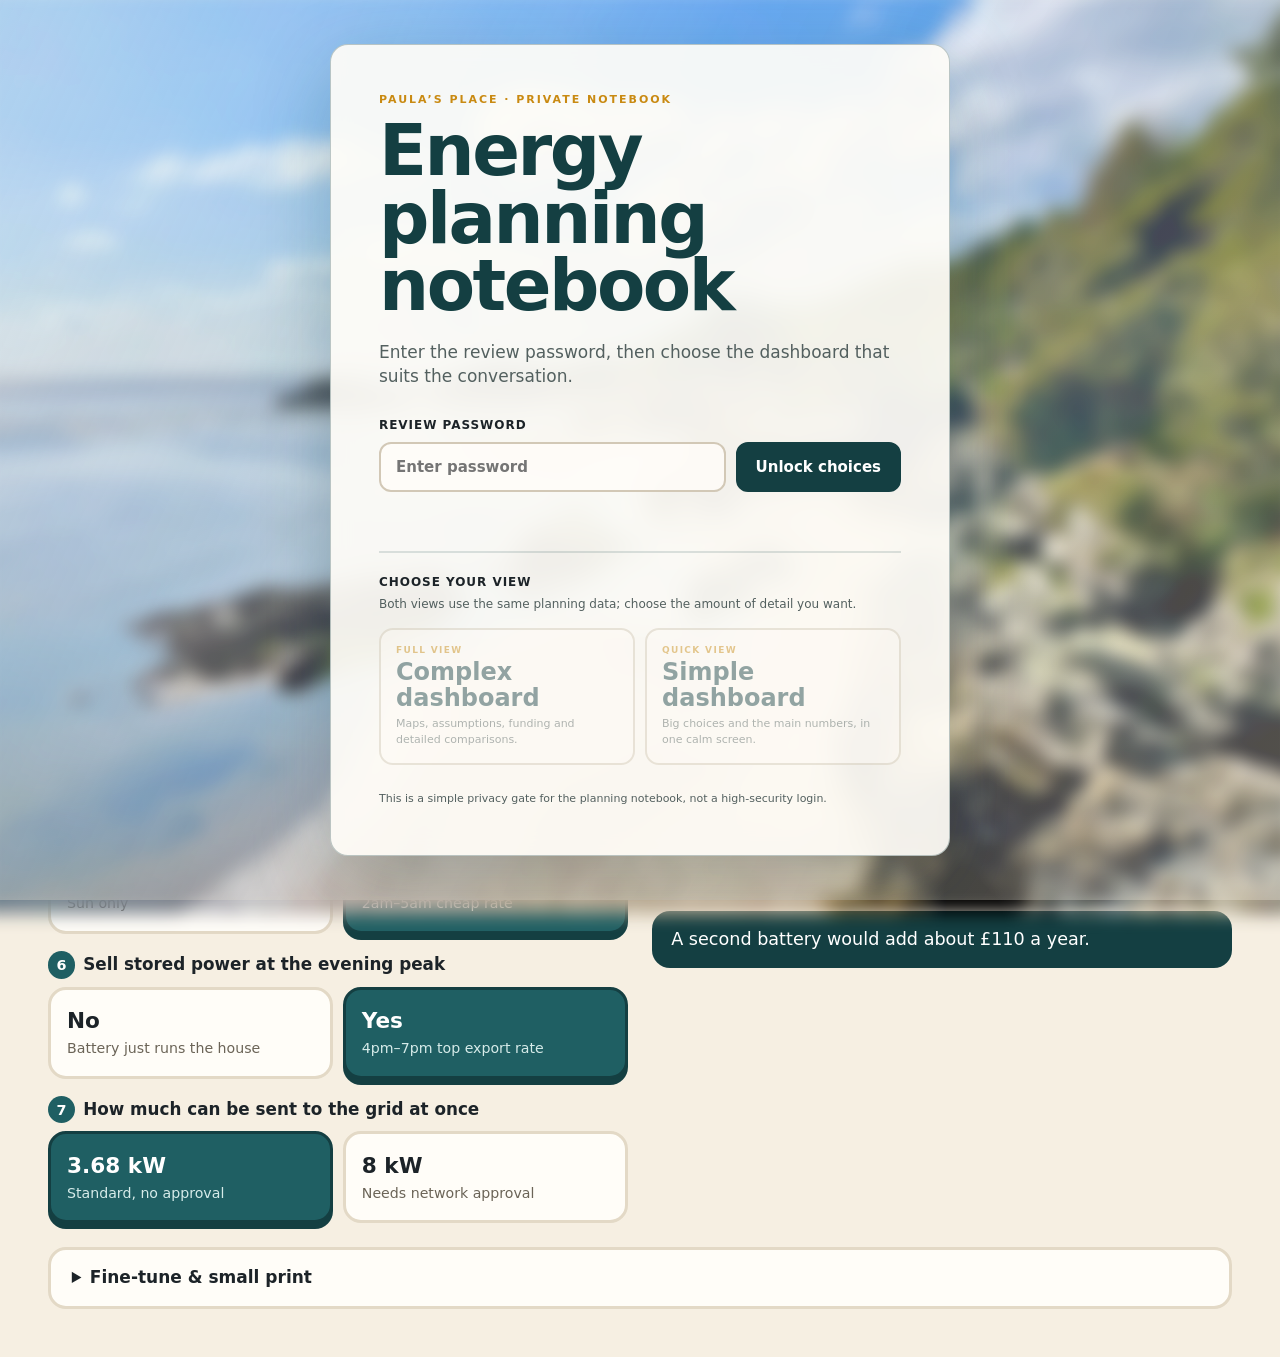
<file: simple/index.html>
<!doctype html>
<html lang="en-GB">
<head>
<meta charset="utf-8">
<meta name="viewport" content="width=device-width, initial-scale=1">
<title>Paula’s Place · Sun & savings</title>
<link rel="stylesheet" href="styles.css">
<script type="module" src="app.js"></script>
</head>
<body>
<div class="privacy-gate" id="privacy-gate" role="dialog" aria-modal="true" aria-labelledby="privacy-title">
  <div class="privacy-backdrop" aria-hidden="true"></div>
  <div class="privacy-wash" aria-hidden="true"></div>
  <section class="privacy-shell">
    <div class="privacy-panel">
      <p class="privacy-eyebrow">Paula’s Place · private notebook</p>
      <h1 id="privacy-title">Energy planning notebook</h1>
      <p class="privacy-intro">Enter the review password, then choose the dashboard that suits the conversation.</p>
      <form id="privacy-form">
        <label for="privacy-password">Review password</label>
        <div class="privacy-entry">
          <input id="privacy-password" name="password" type="password" autocomplete="off" spellcheck="false" placeholder="Enter password" required>
          <button type="submit">Unlock choices</button>
        </div>
        <p class="privacy-status" id="privacy-status" role="alert" aria-live="polite"></p>
      </form>
      <div class="privacy-choice" aria-labelledby="privacy-choice-title">
        <p class="privacy-choice-label" id="privacy-choice-title">Choose your view</p>
        <p class="privacy-choice-help">Both views use the same planning data; choose the amount of detail you want.</p>
        <div class="privacy-choice-links">
          <a class="privacy-choice-link" href="../" data-dashboard-route="complex" aria-disabled="true" tabindex="-1">
            <span class="privacy-choice-kicker">FULL VIEW</span>
            <strong>Complex dashboard</strong>
            <span>Maps, assumptions, funding and detailed comparisons.</span>
          </a>
          <a class="privacy-choice-link" href="./" data-dashboard-route="simple" aria-disabled="true" tabindex="-1">
            <span class="privacy-choice-kicker">QUICK VIEW</span>
            <strong>Simple dashboard</strong>
            <span>Big choices and the main numbers, in one calm screen.</span>
          </a>
        </div>
      </div>
      <p class="privacy-note">This is a simple privacy gate for the planning notebook, not a high-security login.</p>
    </div>
  </section>
</div>
<div id="dashboard-app" data-locked="true" aria-hidden="true">
<header class="top">
  <div>
    <h1>Paula’s Place</h1>
    <p>Tap the blocks. Watch the numbers change.</p>
  </div>
  <div class="top-actions">
    <a class="view-switch" href="../">Full view ↗</a>
    <button type="button" class="reset signout" data-signout>Back to sign-in</button>
    <button id="reset" class="reset">Start again</button>
  </div>
</header>

<main>
  <section class="choices" aria-label="Choices">
    <div class="group" data-key="panels">
      <h2><span class="num">1</span> Solar panels</h2>
      <div class="tiles">
        <button data-value="6"><b>6</b><small>Front roof only</small></button>
        <button data-value="10"><b>10</b><small>+ back</small></button>
        <button data-value="16"><b>16</b><small>+ back / ground</small></button>
        <button data-value="20"><b>20</b><small>+ back / ground</small></button>
      </div>
      <div class="stepper">
        <button id="pan-down" aria-label="One fewer panel">−</button>
        <output id="r-panels">10 panels</output>
        <button id="pan-up" aria-label="One more panel">+</button>
        <small id="r-kwp"></small>
      </div>
    </div>
    <div class="group" data-key="battery">
      <h2><span class="num">2</span> Battery</h2>
      <div class="tiles">
        <button data-value="0"><b>None</b><small>Panels only</small></button>
        <button data-value="16.08"><b>One</b><small>16 kWh</small></button>
        <button data-value="32.16"><b>Two</b><small>32 kWh</small></button>
      </div>
    </div>
    <div class="group" data-key="usage">
      <h2><span class="num">3</span> How much power the house uses</h2>
      <div class="tiles">
        <button data-value="5.6"><b>Light</b><small>5.6 kWh a day</small></button>
        <button data-value="8"><b>Normal</b><small>8 kWh a day</small></button>
        <button data-value="12"><b>Heavy</b><small>12 kWh a day</small></button>
      </div>
    </div>
    <div class="group" data-key="heat">
      <h2><span class="num">4</span> Heat pump</h2>
      <div class="tiles">
        <button data-value="off"><b>No</b><small>Keep current heating</small></button>
        <button data-value="on"><b>Yes</b><small>Adds ~3,000 kWh a year</small></button>
      </div>
    </div>
    <div class="group" data-key="night">
      <h2><span class="num">5</span> Fill battery with cheap night power</h2>
      <div class="tiles">
        <button data-value="off"><b>No</b><small>Sun only</small></button>
        <button data-value="on"><b>Yes</b><small>2am–5am cheap rate</small></button>
      </div>
    </div>
    <div class="group" data-key="peak">
      <h2><span class="num">6</span> Sell stored power at the evening peak</h2>
      <div class="tiles">
        <button data-value="off"><b>No</b><small>Battery just runs the house</small></button>
        <button data-value="on"><b>Yes</b><small>4pm–7pm top export rate</small></button>
      </div>
    </div>
    <div class="group" data-key="exportKw">
      <h2><span class="num">7</span> How much can be sent to the grid at once</h2>
      <div class="tiles">
        <button data-value="3.68"><b>3.68 kW</b><small>Standard, no approval</small></button>
        <button data-value="8"><b>8 kW</b><small>Needs network approval</small></button>
      </div>
    </div>
  </section>

  <section class="results" aria-live="polite">
    <div class="card bill"><span id="r-bill-label">Electricity bill per year</span><strong id="r-bill">–</strong><small id="r-bill-was">–</small></div>
    <div class="card save"><span>You save per year</span><strong id="r-save">–</strong><small id="r-export">–</small></div>
    <div class="card sun"><span>Power from the sun</span><strong id="r-sun">–</strong><div class="meter"><i id="r-sun-bar"></i></div></div>
    <div class="card pay"><span>Pays for itself in</span><strong id="r-pay">–</strong>
      <div class="budget"><button id="bud-down" aria-label="Lower budget">−</button><output id="r-budget">£5,000</output><button id="bud-up" aria-label="Raise budget">+</button></div>
      <small>Your all-in spend</small>
    </div>
    <div class="card months">
      <div class="months-head"><span>Month by month</span>
        <span class="key"><i class="k-sun"></i>Sun makes <i class="k-use"></i>House uses</span></div>
      <div id="chart" class="chart"></div>
    </div>
    <p id="tip" class="tip"></p>
  </section>

  <details class="more">
    <summary>Fine-tune & small print</summary>
    <div class="more-body">
      <label>Panel size <select id="f-watt"><option value="450">450 W</option><option value="500">500 W</option></select></label>
      <label>Budget £ <input id="f-budget" type="number" min="0" step="100"></label>
      <label>Heat pump electricity, kWh a year <input id="f-ashp" type="number" min="0" step="100"></label>
      <ul>
        <li>Built from 2021–2023 hourly solar data (PVGIS) and Octopus Flux prices from 15 September 2026. Prices change.</li>
        <li>The front roof fits about 6 panels (size guessed from the sale listing). Any more go on the back / ground area, which is treated as big enough. Nobody has measured it yet, and there's no shading survey.</li>
        <li>With the standard 3.68 kW export limit, sunny-day power that the house and battery can’t take is wasted. From about 14 panels upwards, that loss grows quickly: roughly 665 kWh a year at 20 panels. The 8 kW inverter itself only starts capping output beyond about 24 panels.</li>
        <li>Bills include the 68p/day standing charge. Savings compare the same house on Flux with no panels.</li>
        <li>Night charging and peak selling assume the system knows tomorrow’s weather perfectly, so they’re on the hopeful side.</li>
        <li>Peak selling keeps enough in the battery to run the house until 2am. Selling is capped by block 7: about 11 kWh over the 3 hours at 3.68 kW. At 8 kW, the battery’s assumed 5 kW output becomes the cap, at about 15 kWh.</li>
        <li>Heat pump savings on gas aren’t counted. Payback ignores repairs, finance and panel ageing.</li>
        <li>A planning guide, not a quote or an engineering design.</li>
      </ul>
    </div>
  </details>
</main>
<p id="status" class="status">Loading solar data…</p>
</div>
<script>
  (() => {
    const password = 'bemygirlxx';
    const gate = document.getElementById('privacy-gate');
    const dashboard = document.getElementById('dashboard-app');
    const form = document.getElementById('privacy-form');
    const field = document.getElementById('privacy-password');
    const status = document.getElementById('privacy-status');
    const choices = [...document.querySelectorAll('[data-dashboard-route]')];
    const signoutButtons = [...document.querySelectorAll('[data-signout]')];
    const storageKey = 'paulas-place-dashboard-unlocked';

    function unlock() {
      gate.hidden = true;
      dashboard.dataset.locked = 'false';
      dashboard.setAttribute('aria-hidden', 'false');
      sessionStorage.setItem(storageKey, 'yes');
    }

    function enableChoices() {
      sessionStorage.setItem(storageKey, 'yes');
      gate.classList.add('privacy-authenticated');
      status.textContent = 'Password accepted. Choose a dashboard.';
      choices.forEach(link => {
        link.removeAttribute('aria-disabled');
        link.removeAttribute('tabindex');
        link.classList.add('is-ready');
      });
      choices[0]?.focus();
    }

    if (sessionStorage.getItem(storageKey) === 'yes') unlock();

    form.addEventListener('submit', event => {
      event.preventDefault();
      if (field.value === password) {
        enableChoices();
        return;
      }
      status.textContent = 'That password does not match.';
      field.select();
      gate.classList.remove('privacy-shake');
      void gate.offsetWidth;
      gate.classList.add('privacy-shake');
    });

    choices.forEach(link => link.addEventListener('click', event => {
      if (link.getAttribute('aria-disabled') === 'true') {
        event.preventDefault();
        return;
      }
      if (link.dataset.dashboardRoute === 'simple') {
        event.preventDefault();
        unlock();
      }
    }));

    signoutButtons.forEach(button => button.addEventListener('click', () => {
      sessionStorage.removeItem(storageKey);
      window.location.reload();
    }));
  })();
</script>
</body>
</html>
</file>
<file: simple/styles.css>
:root {
  --sea: #1f5f63; --sea-dark: #143f42; --sand: #f6efe2; --paper: #fffdf8;
  --sun: #f2b233; --sun-dark: #c98a12; --slate: #3d4a52; --ink: #1c2328;
  --use: #6f8fa3; --line: #e3d9c6; --good: #2e8b57;
  --bad: #c62828; --win: #0fa34a; --win-dark: #0a7a37;
  --radius: 18px;
}
* { box-sizing: border-box; }
body {
  margin: 0; background: var(--sand); color: var(--ink);
  font: 17px/1.4 system-ui, -apple-system, "Segoe UI", Roboto, sans-serif;
}
button { font: inherit; cursor: pointer; }

.top {
  display: flex; justify-content: space-between; align-items: center; gap: 1rem;
  padding: 1.4rem clamp(1rem, 4vw, 3rem); background: var(--sea); color: #fff;
}
.top h1 { margin: 0; font-size: clamp(1.8rem, 4vw, 2.6rem); letter-spacing: -.02em; }
.top p { margin: .2rem 0 0; opacity: .85; font-size: 1.1rem; }
.reset {
  border: 2px solid #fff; background: transparent; color: #fff;
  padding: .7rem 1.2rem; border-radius: 999px; font-weight: 700;
}
.reset:hover { background: #fff; color: var(--sea); }
.top-actions { display: flex; align-items: center; justify-content: flex-end; flex-wrap: wrap; gap: .65rem; }
.view-switch {
  display: inline-block; border: 2px solid #fff; color: #fff; text-decoration: none;
  padding: .7rem 1.2rem; border-radius: 999px; font-weight: 700;
}
.view-switch:hover { background: #fff; color: var(--sea); }

main {
  display: grid; grid-template-columns: minmax(0, 1fr) minmax(0, 1fr);
  gap: 1.5rem; padding: 1.5rem clamp(1rem, 4vw, 3rem) 3rem; max-width: 1400px; margin: 0 auto;
}
@media (max-width: 900px) { main { grid-template-columns: 1fr; } }

/* Choices */
.choices { display: grid; gap: 1.1rem; align-content: start; }
.group h2 { margin: 0 0 .5rem; font-size: 1.05rem; display: flex; align-items: center; gap: .5rem; }
.num {
  display: inline-grid; place-items: center; width: 1.7rem; height: 1.7rem;
  border-radius: 50%; background: var(--sea); color: #fff; font-size: .9rem;
}
.tiles { display: grid; grid-auto-flow: column; grid-auto-columns: minmax(0, 1fr); gap: .6rem; }
.tiles button {
  display: flex; flex-direction: column; align-items: flex-start; justify-content: center;
  min-height: 92px; padding: .9rem 1rem; text-align: left;
  background: var(--paper); color: var(--ink);
  border: 3px solid var(--line); border-radius: var(--radius);
  transition: transform .12s, border-color .12s, background .12s, box-shadow .12s;
}
.tiles button b { font-size: 1.35rem; }
.tiles button small { color: #6b6457; margin-top: .15rem; }
.tiles button:hover { border-color: var(--sea); transform: translateY(-2px); }
.tiles button[aria-pressed="true"] {
  background: var(--sea); border-color: var(--sea-dark); color: #fff;
  box-shadow: 0 6px 0 var(--sea-dark);
}
.tiles button[aria-pressed="true"] small { color: #d6ebe9; }
.tiles button:focus-visible { outline: 4px solid var(--sun); outline-offset: 2px; }
.group.dim { opacity: .45; }
.stepper { display: flex; align-items: center; gap: .6rem; margin-top: .6rem; flex-wrap: wrap; }
.stepper button {
  width: 3rem; height: 3rem; border-radius: 14px; border: 3px solid var(--sea);
  background: var(--paper); color: var(--sea); font-size: 1.7rem; font-weight: 700; line-height: 1;
}
.stepper button:hover:not(:disabled) { background: var(--sea); color: #fff; }
.stepper button:disabled { opacity: .35; cursor: default; }
.stepper output { font-size: 1.4rem; font-weight: 800; min-width: 7rem; text-align: center; }
.stepper small { color: #6b6457; }

/* Results */
.results { display: grid; grid-template-columns: 1fr 1fr; gap: 1rem; align-content: start; }
.card {
  background: var(--paper); border-radius: var(--radius); padding: 1.2rem 1.3rem;
  border: 3px solid var(--line); display: flex; flex-direction: column; gap: .25rem;
}
.card > span { font-weight: 700; color: var(--slate); }
.card strong { font-size: clamp(2.2rem, 4.5vw, 3.4rem); line-height: 1.05; letter-spacing: -.03em; }
.card small { color: #6b6457; }
.card.save { background: var(--win); border-color: var(--win-dark); color: #fff; }
.card.save small, .card.save > span { color: #e3f8ea; }
.card.save.loss { background: var(--bad); border-color: #8e1c1c; }
.card.save.loss small, .card.save.loss > span { color: #fde3e3; }
.card.bill strong { color: var(--bad); }
.meter { height: 16px; background: var(--line); border-radius: 99px; overflow: hidden; margin-top: .4rem; }
.meter i { display: block; height: 100%; width: 0; background: var(--sun); transition: width .4s ease; }

.budget { display: flex; align-items: center; gap: .5rem; margin-top: .5rem; }
.budget button {
  width: 2.6rem; height: 2.6rem; border-radius: 12px; border: 2px solid var(--sea);
  background: #fff; color: var(--sea); font-size: 1.5rem; font-weight: 700; line-height: 1;
}
.budget button:hover { background: var(--sea); color: #fff; }
.budget output { font-size: 1.3rem; font-weight: 700; min-width: 5.5rem; text-align: center; }

.months { grid-column: 1 / -1; }
.months-head { display: flex; justify-content: space-between; flex-wrap: wrap; gap: .5rem; font-weight: 700; color: var(--slate); }
.key { font-weight: 400; display: flex; align-items: center; gap: .35rem; }
.key i { width: 14px; height: 14px; border-radius: 4px; display: inline-block; margin-left: .6rem; }
.k-sun, .b-sun { background: var(--sun); }
.k-use, .b-use { background: var(--use); }
.chart { display: grid; grid-template-columns: repeat(12, 1fr); gap: .35rem; height: 170px; margin-top: .6rem; }
.col { display: flex; flex-direction: column; align-items: center; gap: .25rem; }
.bars { flex: 1; width: 100%; display: flex; align-items: flex-end; justify-content: center; gap: 3px; }
.bars i { width: 42%; border-radius: 6px 6px 0 0; transition: height .4s ease; min-height: 2px; }
.col span { font-size: .85rem; color: #6b6457; }

.tip {
  grid-column: 1 / -1; margin: 0; padding: 1rem 1.2rem; border-radius: var(--radius);
  background: var(--sea-dark); color: #fff; font-size: 1.1rem;
}
.tip:empty { display: none; }

.pop { animation: pop .35s ease; }
@keyframes pop { 0% { transform: scale(.94); opacity: .4; } 100% { transform: none; opacity: 1; } }
@media (prefers-reduced-motion: reduce) { .pop { animation: none; } * { transition: none !important; } }

/* Small print */
.more { grid-column: 1 / -1; background: var(--paper); border-radius: var(--radius); border: 3px solid var(--line); }
.more summary { padding: 1rem 1.3rem; font-weight: 700; cursor: pointer; }
.more-body { padding: 0 1.3rem 1.2rem; }
.more label { display: inline-flex; align-items: center; gap: .5rem; margin: 0 1.5rem .7rem 0; }
.more input { width: 7rem; padding: .45rem; font: inherit; border: 2px solid var(--line); border-radius: 10px; }
.more ul { color: #4f493f; padding-left: 1.2rem; }

.status { position: fixed; bottom: 1rem; left: 50%; transform: translateX(-50%);
  background: var(--ink); color: #fff; padding: .7rem 1.2rem; border-radius: 99px; margin: 0; }
@media (max-width: 520px) {
  .results { grid-template-columns: 1fr; }
  .tiles button { min-height: 80px; padding: .7rem; }
  .tiles button b { font-size: 1.15rem; }
}
.card.bill strong.credit { color: var(--good); }
@media (min-width: 901px) {
  .results { position: sticky; top: 1rem; align-self: start; }
}

/* Private review gate: the same Paula’s Place route selector, in this view’s palette. */
.privacy-gate { position: fixed; inset: 0; z-index: 5000; overflow: auto; color: var(--ink); background: var(--sand); }
.privacy-backdrop, .privacy-wash { position: fixed; inset: 0; pointer-events: none; }
.privacy-backdrop { z-index: -2; background: url('assets/borthygest-gate.jpg') center/cover no-repeat; filter: blur(9px) saturate(1.12) contrast(1.08) brightness(.98); transform: scale(1.03); }
.privacy-wash { z-index: -1; background: linear-gradient(115deg, rgba(246,239,226,.46) 0%, rgba(246,239,226,.2) 44%, rgba(246,239,226,.34) 100%), radial-gradient(circle at 50% 44%, rgba(31,95,99,.08), transparent 38%); }
.privacy-shell { width: min(1080px, calc(100% - 32px)); min-height: 100svh; margin: 0 auto; display: grid; place-items: center; padding: 32px 0; }
.privacy-panel { width: min(620px, 100%); padding: clamp(28px, 5vw, 48px); background: rgba(255,253,248,.92); border: 1px solid rgba(20,63,66,.28); box-shadow: 0 24px 80px rgba(20,63,66,.24); backdrop-filter: blur(10px); border-radius: var(--radius); }
.privacy-eyebrow { margin: 0 0 12px; color: var(--sun-dark); font-size: 11px; line-height: 1.2; font-weight: 800; letter-spacing: .18em; text-transform: uppercase; }
.privacy-panel h1 { max-width: 12ch; margin: 0; font-size: clamp(2.4rem, 7vw, 4.4rem); line-height: .96; letter-spacing: -.035em; color: var(--sea-dark); }
.privacy-intro { margin: 20px 0 0; max-width: 38rem; color: #53605f; font-size: 17px; }
.privacy-panel form { margin-top: 30px; }
.privacy-panel label { display: block; margin-bottom: 9px; color: var(--ink); font-size: 12px; line-height: 1.2; font-weight: 800; letter-spacing: .08em; text-transform: uppercase; }
.privacy-entry { display: flex; gap: 10px; }
.privacy-entry input, .privacy-entry button { font: 700 15px/1.2 system-ui, sans-serif; }
.privacy-entry input { min-width: 0; flex: 1; padding: 14px 15px; border: 2px solid #d2c8b6; border-radius: 12px; background: rgba(255,253,248,.84); color: var(--ink); outline: none; }
.privacy-entry input:focus { border-color: var(--sea); box-shadow: 0 0 0 3px rgba(31,95,99,.18); }
.privacy-entry button { flex: 0 0 auto; padding: 14px 18px; border: 2px solid var(--sea-dark); border-radius: 12px; background: var(--sea-dark); color: #fff; cursor: pointer; }
.privacy-entry button:hover { background: var(--sea); }
.privacy-entry button:focus-visible, .privacy-choice-link:focus-visible { outline: 4px solid var(--sun); outline-offset: 3px; }
.privacy-status { min-height: 1.5em; margin-top: 12px; color: var(--bad); font-size: 14px; line-height: 1.35; }
.privacy-choice { margin-top: 26px; padding-top: 22px; border-top: 2px solid rgba(20,63,66,.14); }
.privacy-choice-label { margin: 0; color: var(--ink); font-size: 12px; line-height: 1.2; font-weight: 800; letter-spacing: .08em; text-transform: uppercase; }
.privacy-choice-help { margin: 7px 0 14px; color: #53605f; font-size: 12px; line-height: 1.45; }
.privacy-choice-links { display: grid; grid-template-columns: repeat(2, minmax(0, 1fr)); gap: 10px; }
.privacy-choice-link { display: grid; gap: 5px; min-height: 132px; padding: 15px; color: var(--ink); text-decoration: none; background: rgba(255,253,248,.76); border: 2px solid #d2c8b6; border-radius: 14px; transition: transform .15s ease, border-color .15s ease, background .15s ease, opacity .15s ease; opacity: .45; pointer-events: none; }
.privacy-choice-link.is-ready { opacity: 1; pointer-events: auto; }
.privacy-choice-link.is-ready:hover { transform: translateY(-2px); border-color: var(--sea); background: #fff; }
.privacy-choice-link strong { font-size: 24px; line-height: 1.05; color: var(--sea-dark); }
.privacy-choice-link > span:last-child { font-size: 11px; line-height: 1.45; color: #53605f; }
.privacy-choice-kicker { color: var(--sun-dark); font-size: 9px; line-height: 1.2; font-weight: 800; letter-spacing: .15em; }
.privacy-note { margin: 26px 0 0; color: #53605f; font-size: 11px; line-height: 1.5; }
.privacy-shake { animation: privacy-shake .28s ease-in-out; }
@keyframes privacy-shake { 0%, 100% { transform: translateX(0); } 30% { transform: translateX(-7px); } 70% { transform: translateX(7px); } }
@media (max-width: 560px) {
  .privacy-shell { width: min(100% - 22px, 1080px); padding: 11px 0; }
  .privacy-panel { padding: 26px 22px; }
  .privacy-entry, .privacy-choice-links { display: grid; grid-template-columns: 1fr; }
  .privacy-entry button { width: 100%; }
  .privacy-panel h1 { font-size: clamp(2.4rem, 16vw, 4rem); }
  .top-actions { width: 100%; justify-content: flex-start; }
}
</file>
